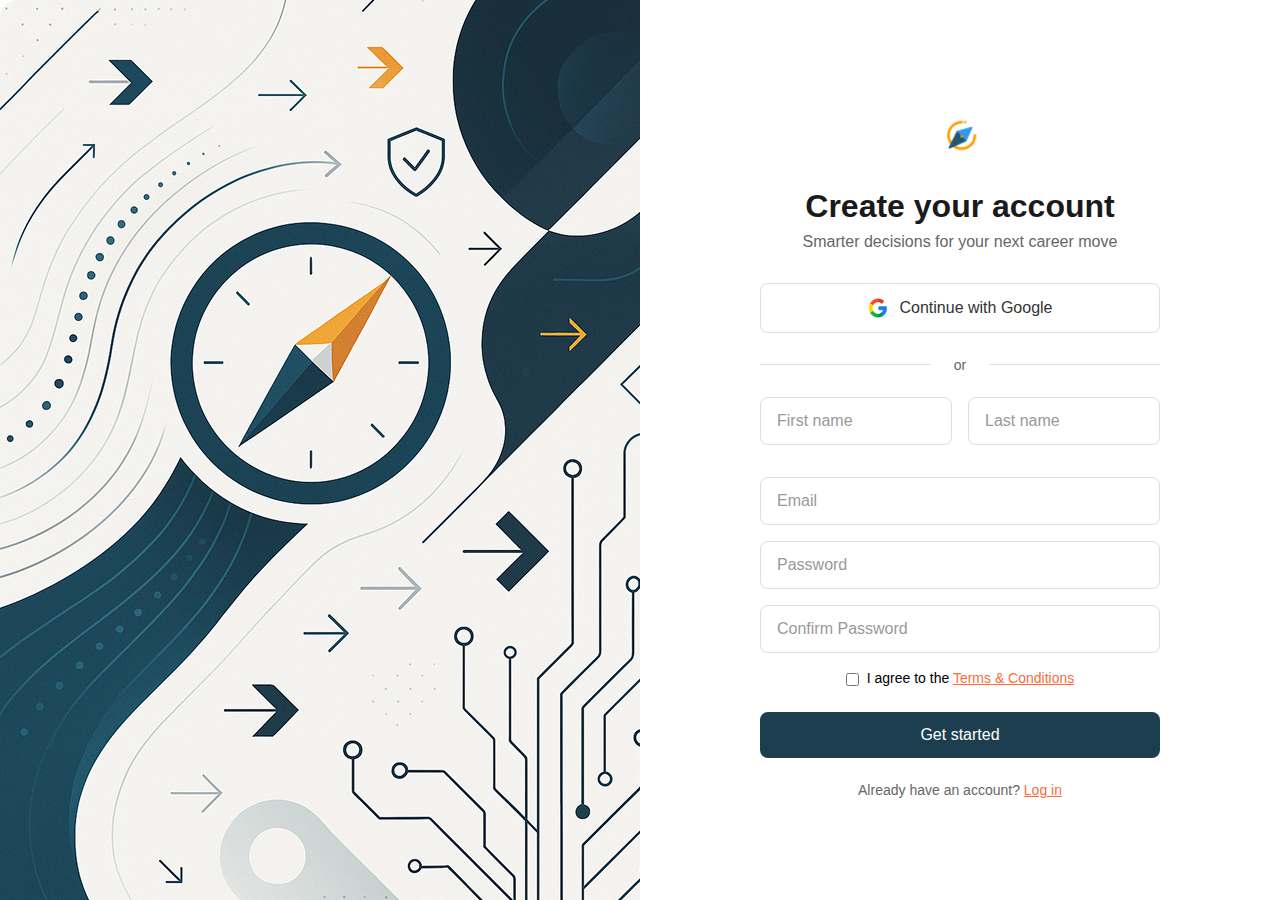
<file: index.html>
<!DOCTYPE html>
<html lang="en">
<head>
    <meta charset="UTF-8">
    <meta name="viewport" content="width=device-width, initial-scale=1.0">
    <link rel="stylesheet" href="CSS/style.css">
    <title>Create Account</title>
</head>
<body>
    <div class="content">
        <div class="left">
        
        </div>

        <div class="right">
            <img class="logo" src="Frame 3.png" alt="Logo">
            <h1>Create your account</h1>
            <p class="cta">Smarter decisions for your next career move</p>
            
            <div class="form-container">
                <button class="google-register">
                    <img class="google-logo" src="google_log-removebg-preview.png" alt="Google"> 
                    Continue with Google
                </button>
                
                <div class="line-divider">
                    <span>or</span>
                </div>
                
                <form class="form-section">
                    <div class="name-row">
                        <input class="form-input" type="text" placeholder="First name" required>
                        <input class="form-input" type="text" placeholder="Last name" required>
                    </div>
                    <input class="form-input" type="email" placeholder="Email" required>
                    <input class="form-input" type="password" placeholder="Password" required>
                    <input class="form-input" type="password" placeholder="Confirm Password" required>
                </form>
                
                <div class="checkbox-container">
                    <input type="checkbox" id="terms" required>
                    <label for="terms">I agree to the <a href="#">Terms & Conditions</a></label>
                </div>

                <button class="submit" type="submit">Get started</button>

                <p class="login-link">
                    Already have an account? <a href="#">Log in</a>
                </p>
            </div>
        </div>
    </div>
</body>
</html>
</file>
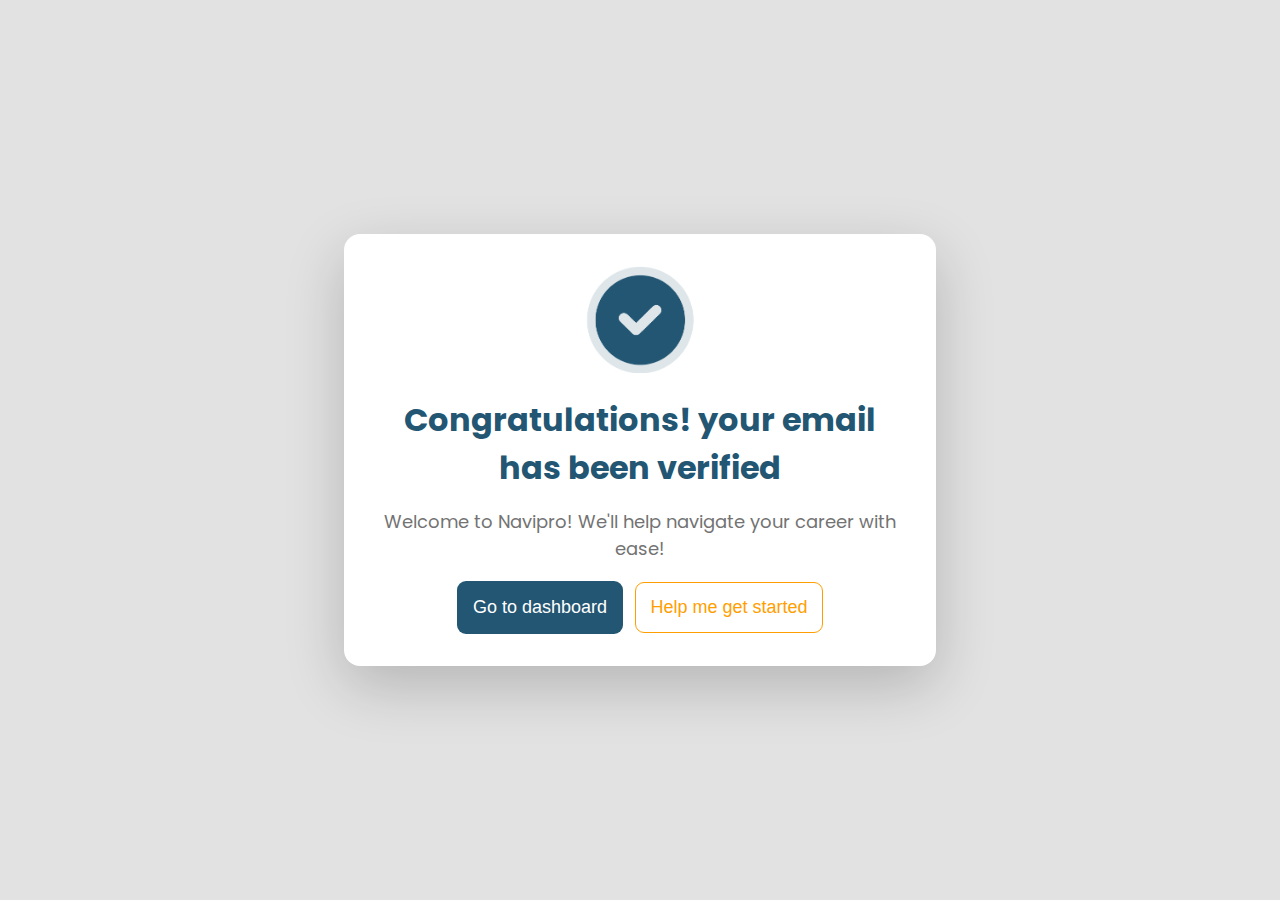
<file: Account Verification/index.html>
<!DOCTYPE html>
<html lang="en">
<head>
    <meta charset="UTF-8">
    <meta name="viewport" content="width=device-width, initial-scale=1.0">
    <style>
        @import url('https://fonts.googleapis.com/css2?family=Allura&family=Poppins:ital,wght@0,100;0,200;0,300;0,400;0,500;0,600;0,700;0,800;0,900;1,100;1,200;1,300;1,400;1,500;1,600;1,700;1,800;1,900&display=swap');
    </style>
    <link rel="stylesheet" href="style.css">
    <title>Account Verified</title>
</head>
<body style="font-family: 'Poppins';">
    <div class="content">
        <div class="icon">
            <img src="Images/image copy.png" alt="">
        </div>

        <div class="verified-email">
            <h1>
                Congratulations! your email has been verified
            </h1>
        </div>
        <div class="welcome-message">
            <p>
                Welcome to Navipro! We'll help navigate your career with ease!
            </p>
        </div>
        <div class="buttons">
            <button onclick="goToDashboard()" class="visit-dashboard">
                Go to dashboard
            </button>
            <button onclick="getStarted()" class="get-started">
                Help me get started
            </button>
        </div>
    </div>
</body>
</html>
</file>
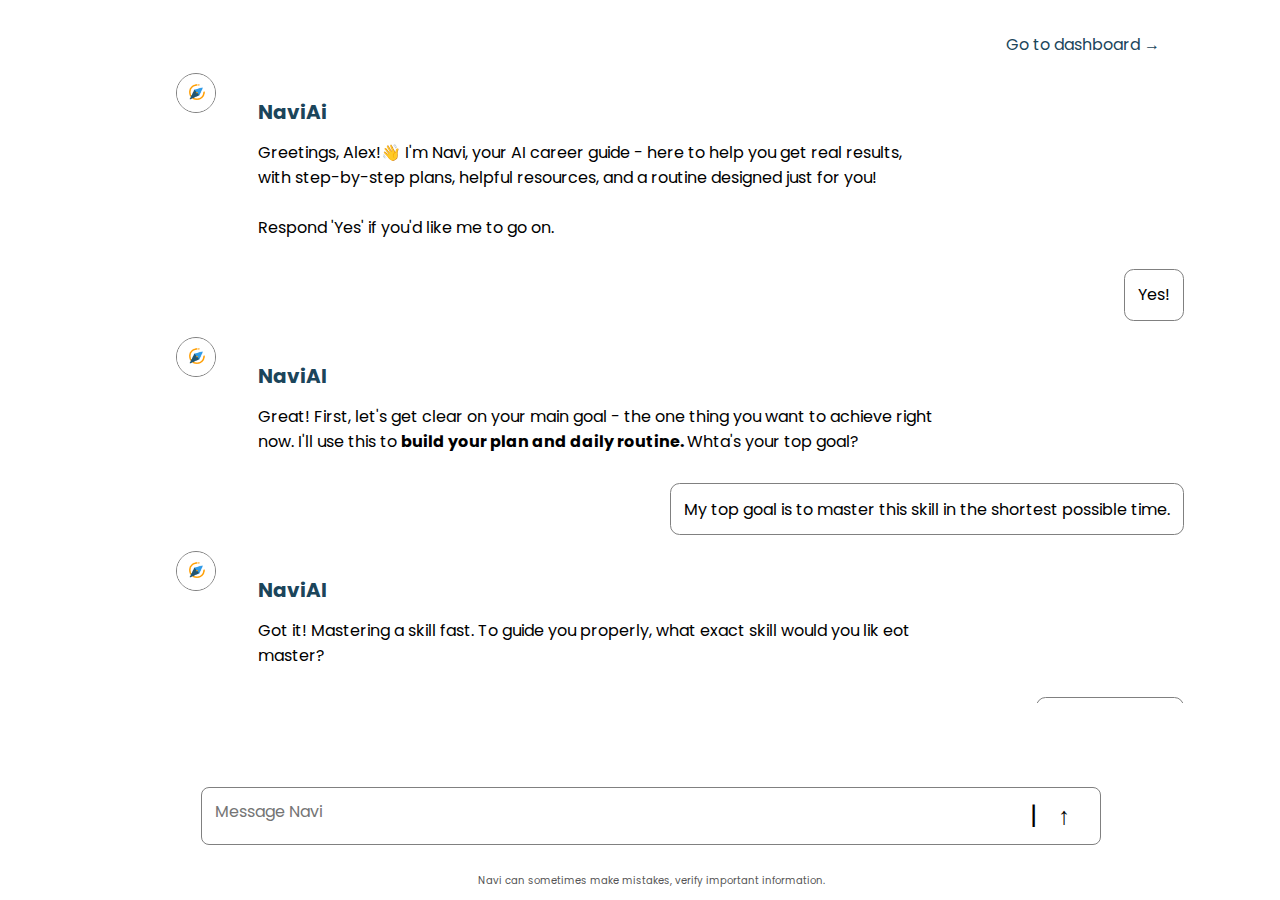
<file: AI Chat/index.html>
<!DOCTYPE html>
<html lang="en">
<head>
  <meta charset="UTF-8">
  <meta name="viewport" content="width=device-width, initial-scale=1.0">
  <link rel="stylesheet" href="style.css">
  <style>
     @import url('https://fonts.googleapis.com/css2?family=Allura&family=Poppins:ital,wght@0,100;0,200;0,300;0,400;0,500;0,600;0,700;0,800;0,900;1,100;1,200;1,300;1,400;1,500;1,600;1,700;1,800;1,900&display=swap');
  </style>
  <title>Navi</title>
</head>
<body>
  
  <div class="top-div">
    <div></div>

    <div> <a class="dashboard-link" href="#">Go to dashboard →</a> </div>
  </div>

  <div class="container">
    <div class="direct-message">
      <!-- AI message block -->
      <div class="chat-container">
        <div>
          <img src="Images/Frame 3.png" alt="logo">
        </div>
        <div class="ai-chat">
          <div class="ai-name">
            NaviAi
          </div>
          <div>
            Greetings, Alex!👋 I'm Navi, your AI career guide - here to help you get real results, with step-by-step plans, helpful resources, and a routine designed just for you! <br> <br>
            Respond 'Yes' if you'd like me to go on.
          </div>
        </div>
      </div>
  
      <!-- User message block -->
      <div class="chat-container user">
        <div class="user-chat">
          <div class="user-name"></div>
          <div>
            Yes!
          </div>
        </div>
      </div>

      <!-- AI message block -->
      <div class="chat-container">
        <div>
          <img src="Images/Frame 3.png" alt="logo">
        </div>
        <div class="ai-chat">
          <div class="ai-name">
            NaviAI
          </div>
          <div>
            Great! First, let's get clear on your main goal - the one thing you want to achieve right now. I'll use this to <b>build your plan and daily routine. </b> Whta's your top goal?
          </div>
        </div>
      </div>

      <!-- User message block -->
      <div class="chat-container user">
        <div class="user-chat">
          <div class="user-name"></div>
          <div>
            My top goal is to master this skill in the shortest possible time.
          </div>
        </div>
      </div>

      <!-- AI message block -->
      <div class="chat-container">
        <div>
          <img src="Images/Frame 3.png" alt="logo">
        </div>
        <div class="ai-chat">
          <div class="ai-name">
            NaviAI
          </div>
          <div>
            Got it! Mastering a skill fast. To guide you properly, what exact skill would you lik eot master?
          </div>
        </div>
      </div>

      <!-- User message block -->
      <div class="chat-container user">
        <div class="user-chat">
          <div class="user-name"></div>
          <div>
            Product Design
          </div>
        </div>
      </div>

      <!-- AI message block -->
      <div class="chat-container">
        <div>
          <img src="Images/Frame 3.png" alt="logo">
        </div>
        <div class="ai-chat">
          <div class="ai-name">
            NaviAI
          </div>
          <div>
           Perfect - Product Design <br>
           Let's break it down: What's one small action you can take today to start learning it?
          </div>
        </div>
      </div>

    </div>

    <!-- 👇 Wrap send-message in same width scope -->
    <div class="input-wrapper">
      <div class="send-message">
        <div class="box">
          <div>
            <textarea placeholder="Message Navi" rows="1"></textarea>
          </div>
          <div>
            <span class="split">|</span>
            <button onclick="sendMessage()">↑</button>
          </div>
        </div>
        <div class="disclaimer">
          Navi can sometimes make mistakes, verify important information.
        </div>
      </div>
    </div>
  </div>

  <script href="script.js"></script>
</body>
</html>
</file>
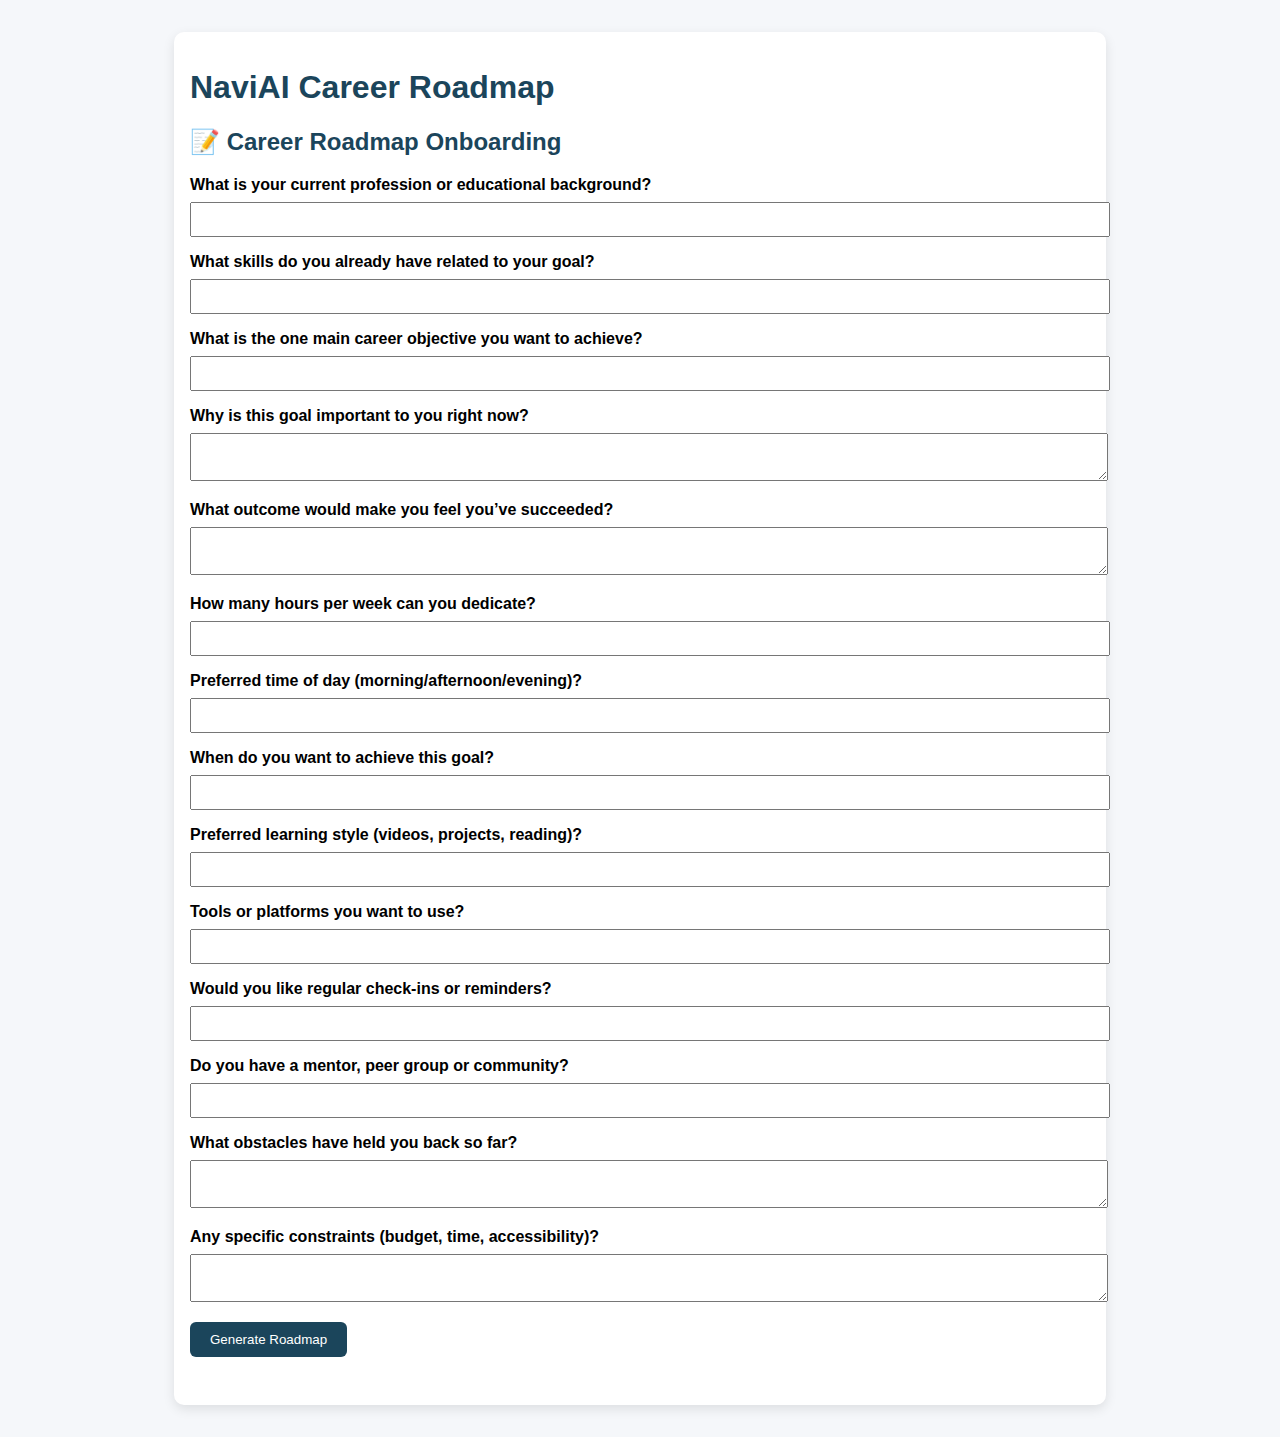
<file: Career path/index.html>
<!DOCTYPE html>
<html lang="en">
<head>
  <meta charset="UTF-8" />
  <meta name="viewport" content="width=device-width, initial-scale=1.0"/>
  <title>NaviAI - Career Roadmap</title>
  <link rel="stylesheet" href="style.css">
  <style>
    form label {
      display: block;
      margin-top: 1rem;
      font-weight: bold;
    }
    form textarea,
    form input {
      width: 100%;
      padding: 0.5rem;
      margin-top: 0.5rem;
      resize: vertical;
    }
  </style>
</head>
<body>

<div class="container">
  <h1>NaviAI Career Roadmap</h1>

  <!-- 📝 Onboarding Form -->
  <form id="onboardingForm">
    <h2>📝 Career Roadmap Onboarding</h2>

    <!-- Background -->
    <label>What is your current profession or educational background?
      <input type="text" name="background" />
    </label>

    <label>What skills do you already have related to your goal?
      <input type="text" name="skills" />
    </label>

    <!-- Career Goal -->
    <label>What is the one main career objective you want to achieve?
      <input type="text" name="goal" id="goalInput" required />
    </label>

    <!-- Motivation -->
    <label>Why is this goal important to you right now?
      <textarea name="motivation"></textarea>
    </label>

    <label>What outcome would make you feel you’ve succeeded?
      <textarea name="success" ></textarea>
    </label>

    <!-- Time Commitment -->
    <label>How many hours per week can you dedicate?
      <input type="text" name="hours_per_week" />
    </label>

    <label>Preferred time of day (morning/afternoon/evening)?
      <input type="text" name="preferred_time" />
    </label>

    <!-- Deadline -->
    <label>When do you want to achieve this goal?
      <input type="text" name="deadline" />
    </label>

    <!-- Learning Style -->
    <label>Preferred learning style (videos, projects, reading)?
      <input type="text" name="learning_style" />
    </label>

    <label>Tools or platforms you want to use?
      <input type="text" name="tools" />
    </label>

    <!-- Support -->
    <label>Would you like regular check‑ins or reminders?
      <input type="text" name="checkins" />
    </label>

    <label>Do you have a mentor, peer group or community?
      <input type="text" name="support" />
    </label>

    <!-- Challenges -->
    <label>What obstacles have held you back so far?
      <textarea name="obstacles"></textarea>
    </label>

    <label>Any specific constraints (budget, time, accessibility)?
      <textarea name="constraints"></textarea>
    </label>

    <button type="submit" id="loadBtn">Generate Roadmap</button>
  </form>

  <!-- Roadmap Output -->
  <div id="roadmapOutput" style="margin-top: 2rem;"></div>
</div>

<script src="script.js"></script>

</body>
</html>
</file>
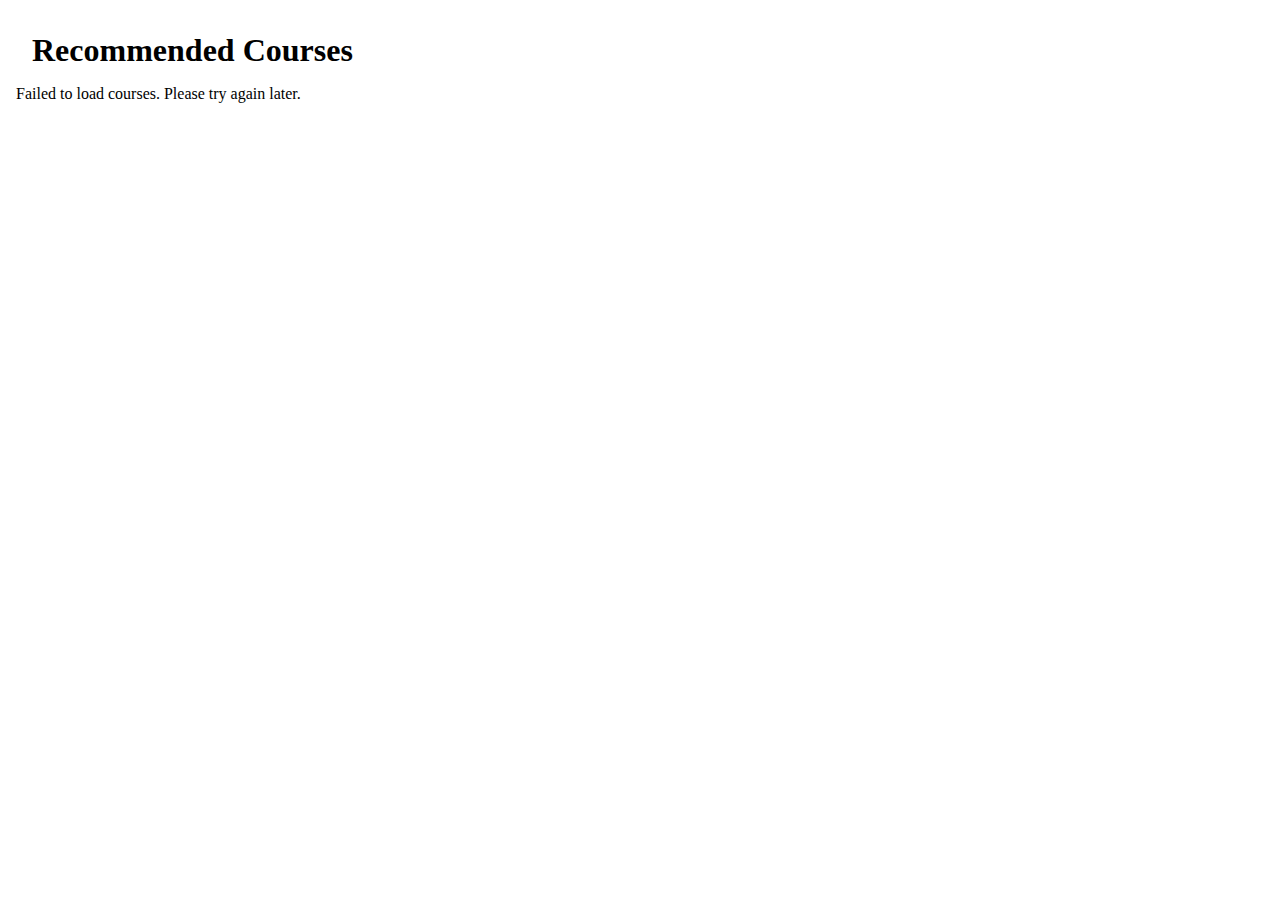
<file: Course Recommendation/index.html>
<!DOCTYPE html>
<html lang="en">
<head>
    <meta charset="UTF-8">
    <meta name="viewport" content="width=device-width, initial-scale=1.0">
    <link rel="stylesheet" href="style.css">
    <style>
        @import url('https://fonts.googleapis.com/css2?family=Allura&family=Poppins:ital,wght@0,100;0,200;0,300;0,400;0,500;0,600;0,700;0,800;0,900;1,100;1,200;1,300;1,400;1,500;1,600;1,700;1,800;1,900&display=swap');
    </style>
    <title>Courses</title>
</head>
<body>
    <div class="header">
        <h1>Recommended Courses</h1>
    </div>
    <div class="recommended">
        <div class="course">
            <div class="left">
                <div class="video-image">
                    <img src="https://byol-media.sfo2.digitaloceanspaces.com/255737/figma-advanced.jpeg" alt="">
                </div>
                <div class="video-details">
                    <div>
                        <h3>Advanced Figma Techniques</h3>
                    </div>
                    <div>
                        <span>Design Academy</span> •  <span> 6 hours </span> • <span> ⭐ 4.8</span>
                    </div> 
                    <div class="progress-container">
                        <div class="progress-bar" style="width: 45%;"></div>
                    </div>

                </div>
            </div>
            <div class="right">
                <button>Continue</button>
            </div>
        </div>

        <div class="course">
            <div class="left">
                <div class="video-image">
                    <img src="https://byol-media.sfo2.digitaloceanspaces.com/255737/figma-advanced.jpeg" alt="">
                </div>
                <div class="video-details">
                    <div>
                        <h3>Advanced Figma Techniques</h3>
                    </div>
                    <div>
                        <span>Design Academy</span> •  <span> 6 hours </span> • <span> ⭐ 4.8</span>
                    </div> 
                    <div class="progress-container">
                        <div class="progress-bar" style="width: 45%;"></div>
                    </div>

                </div>
            </div>
            <div class="right">
                <button href="youtube.com">Start</button>
            </div>
        </div>
    </div>

    <script src="script.js"></script>
</body>
</html>
</file>
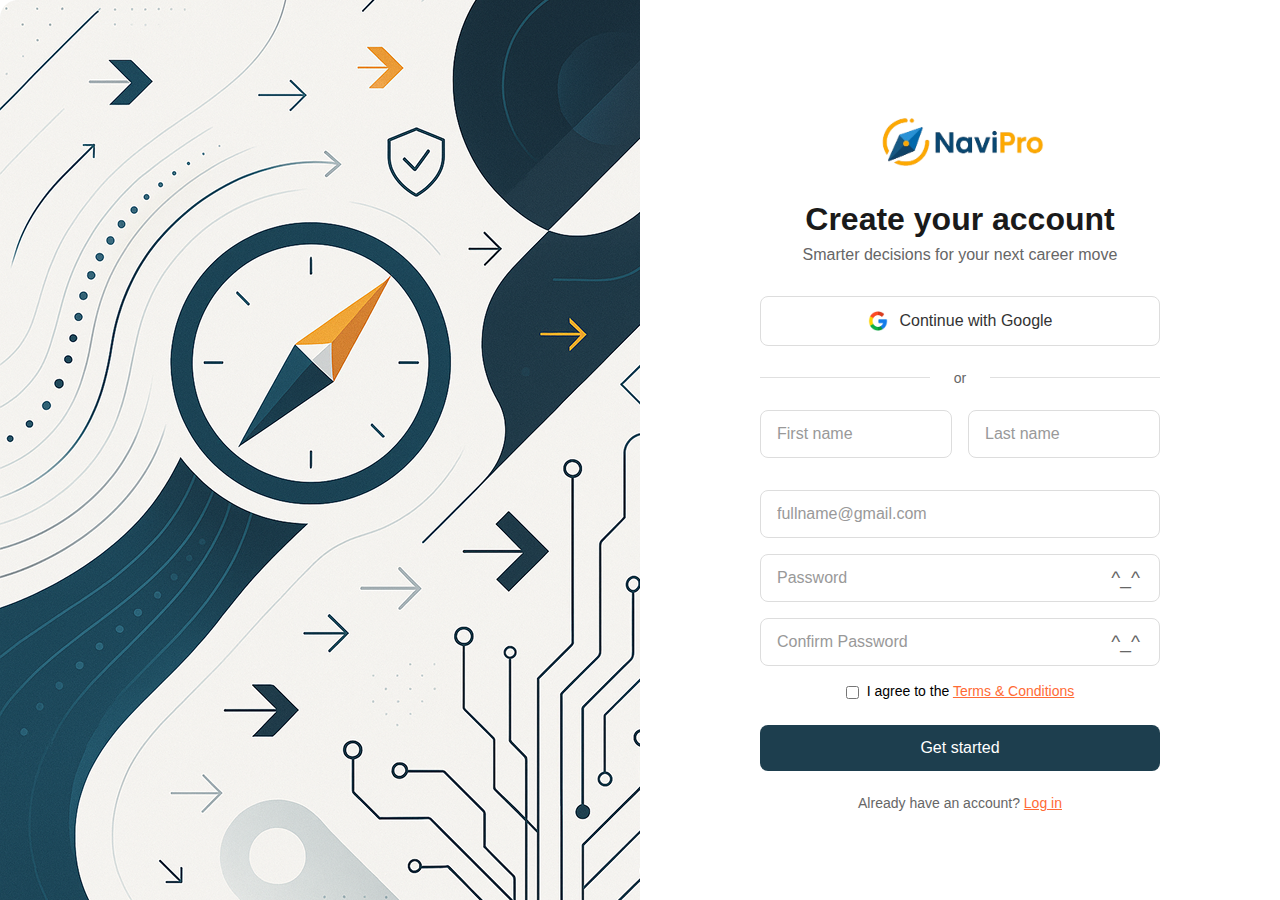
<file: Create Account/index.html>
<!DOCTYPE html>
<html lang="en">
<head>
    <meta charset="UTF-8">
    <meta name="viewport" content="width=device-width, initial-scale=1.0">
    <link rel="stylesheet" href="style.css">
    <style>
        @import url('https://fonts.googleapis.com/css2?family=Allura&family=Poppins:ital,wght@0,100;0,200;0,300;0,400;0,500;0,600;0,700;0,800;0,900;1,100;1,200;1,300;1,400;1,500;1,600;1,700;1,800;1,900&display=swap');
    </style>
    <title>Create Account</title>
</head>
<body>
    <div class="content">
        <div class="left">
        
        </div>

        <div class="right">
            <img class="logo" src="Images/navipro.png" alt="Logo">
            <h1>Create your account</h1>
            <p class="cta">Smarter decisions for your next career move</p>
            
            <div class="form-container">
                <button class="google-register">
                    <img class="google-logo" src="Images/google_log-removebg-preview.png" alt="Google"> 
                    Continue with Google
                </button>
                
                <div class="line-divider">
                    <span>or</span>
                </div>
                
                <form>
                    <div class="name-row">
                        <input id="firstname" class="form-input" type="text" placeholder="First name" required>
                        <input id="lastname" class="form-input" type="text" placeholder="Last name" required>
                    </div>
                    <input id="email" class="form-input" type="email" placeholder="fullname@gmail.com" required>

                    <div class="password-container">
                        <input id="password" class="form-input" type="password" placeholder="Password" minlength="8" required>
                        <button type="button" class="password-toggle" onclick="togglePassword('password', this)">
                            <span class="eye-open"></span>
                        </button>
                    </div>
                    
                    <!-- Confirm password field with toggle -->
                    <div class="password-container">
                        <input id="confirmpassword" class="form-input" type="password" placeholder="Confirm Password" minlength="8" required>
                        <button type="button" class="password-toggle" onclick="togglePassword('confirmpassword', this)">
                            <span class="eye-open"></span>
                        </button>
                    </div>

                    <div class="checkbox-container">
                        <input type="checkbox" id="terms" required>
                        <label for="terms">I agree to the <a href="#">Terms & Conditions</a></label>
                    </div>
    
                    <button class="submit" type="submit">Get started</button>
    
                    <p class="login-link">
                        Already have an account? <a href="#">Log in</a>
                    </p>
                </form>
                
                
            </div>
        </div>
    </div>

    <script>

       // Password visibility toggle
function togglePassword(inputId, toggleButton) {
    const passwordInput = document.getElementById(inputId);
    const eyeIcon = toggleButton.querySelector('span');

    if (passwordInput.type === 'password') {
        passwordInput.type = 'text';
        eyeIcon.className = 'eye-closed';
    } else {
        passwordInput.type = 'password';
        eyeIcon.className = 'eye-open';
    }
}

// Handle form submission
const form = document.querySelector('form');

form.addEventListener('submit', async (e) => {
    e.preventDefault();

    // Get input values
    const firstname = document.getElementById('firstname').value.trim();
    const lastname = document.getElementById('lastname').value.trim();
    const email = document.getElementById('email').value.trim();
    const password = document.getElementById('password').value.trim();
    const confirmPassword = document.getElementById('confirmpassword').value.trim();

    // Frontend validations
    if (!firstname) {
        alert('First name is required');
        return;
    }

    if (!lastname) {
        alert('Last name is required');
        return;
    }

    if (!email) {
        alert('Email is required');
        return;
    }

    if (!password) {
        alert('Password is required');
        return;
    }

    if (password !== confirmPassword) {
        alert("Passwords don't match");
        return;
    }

    // Combine names
    const fullName = `${firstname} ${lastname}`;

    // Send data to backend
    try {
        const response = await fetch('https://naviproai.onrender.com/auth/register', {
            method: 'POST',
            headers: {
                'Content-Type': 'application/json',
            },
            body: JSON.stringify({
                name: fullName,
                email: email,
                password: password,
            }),
        });

        const data = await response.json();

        if (response.ok) {
            alert('Registration successful!');
            // Redirect to verification page or login
            window.location.href = 'email-verification.html'; // Replace with your actual page
        } else {
            alert(data.message || 'Registration failed. Please try again.');
        }
    } catch (error) {
        console.error('Error during registration:', error);
        alert("An error occurred. Please try again later.");
    }
});

    </script>
</body>
</html>
</file>
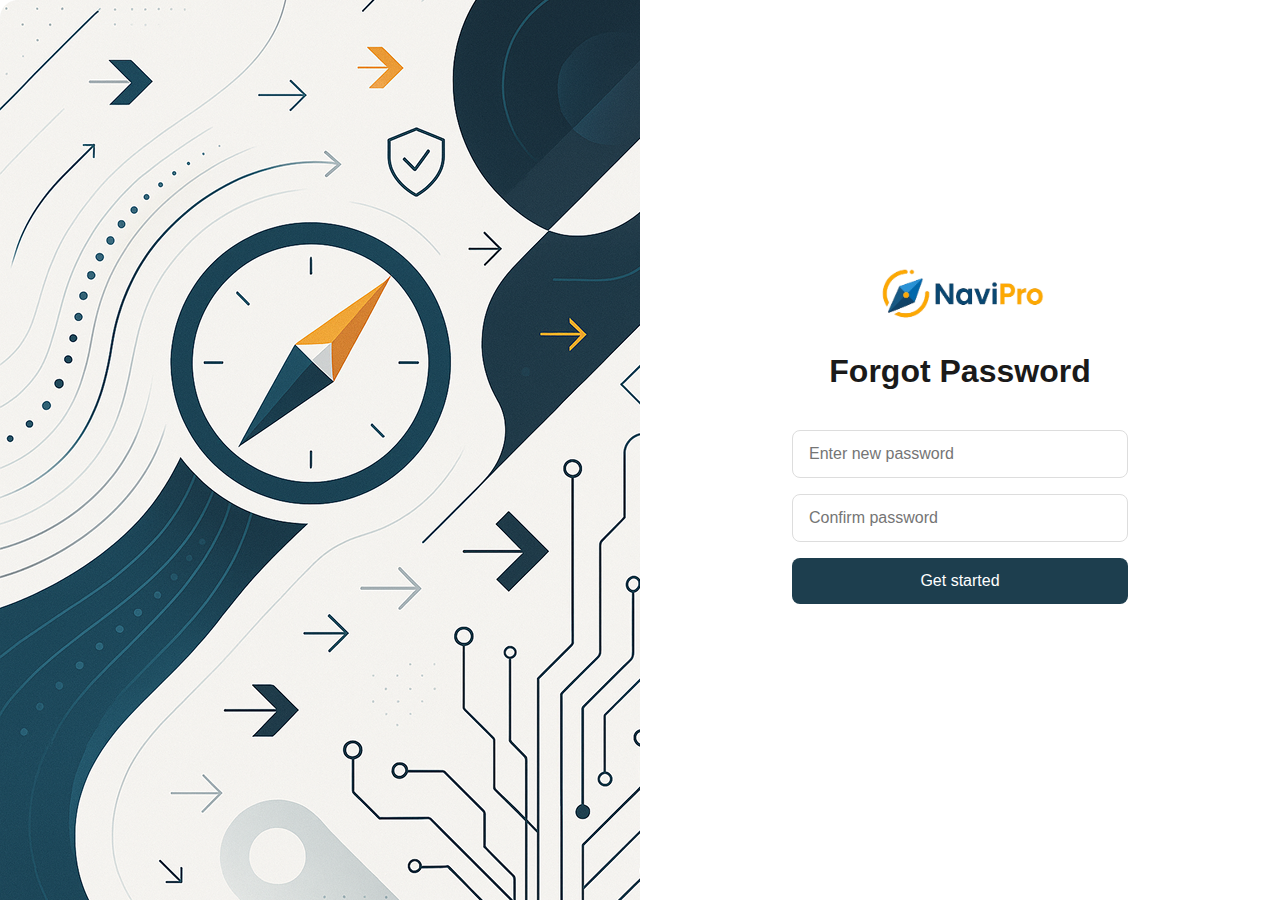
<file: Forgot Password/index.html>
<!DOCTYPE html>
<html lang="en">
<head>
    <meta charset="UTF-8">
    <meta name="viewport" content="width=device-width, initial-scale=1.0">
    <link rel="stylesheet" href="style.css">
    <title>Forgot password</title>
</head>
<body>
    <div class="content">
        <div class="left">
        
        </div>

        <div class="right">
            <img class="logo" src="Images/navipro.png" alt="Logo">
            <h1>Forgot Password</h1>

            <form class="form-container">
                <input placeholder="Enter new password" type="password" name="newPassword" id="new-password">
                <input placeholder="Confirm password" type="text" name="confirmPassword" id="confirmPassword">
                <button class="submit" type="submit">Get started</button>
            </form>
        </div>
    </div>
</body>
</html>
</file>
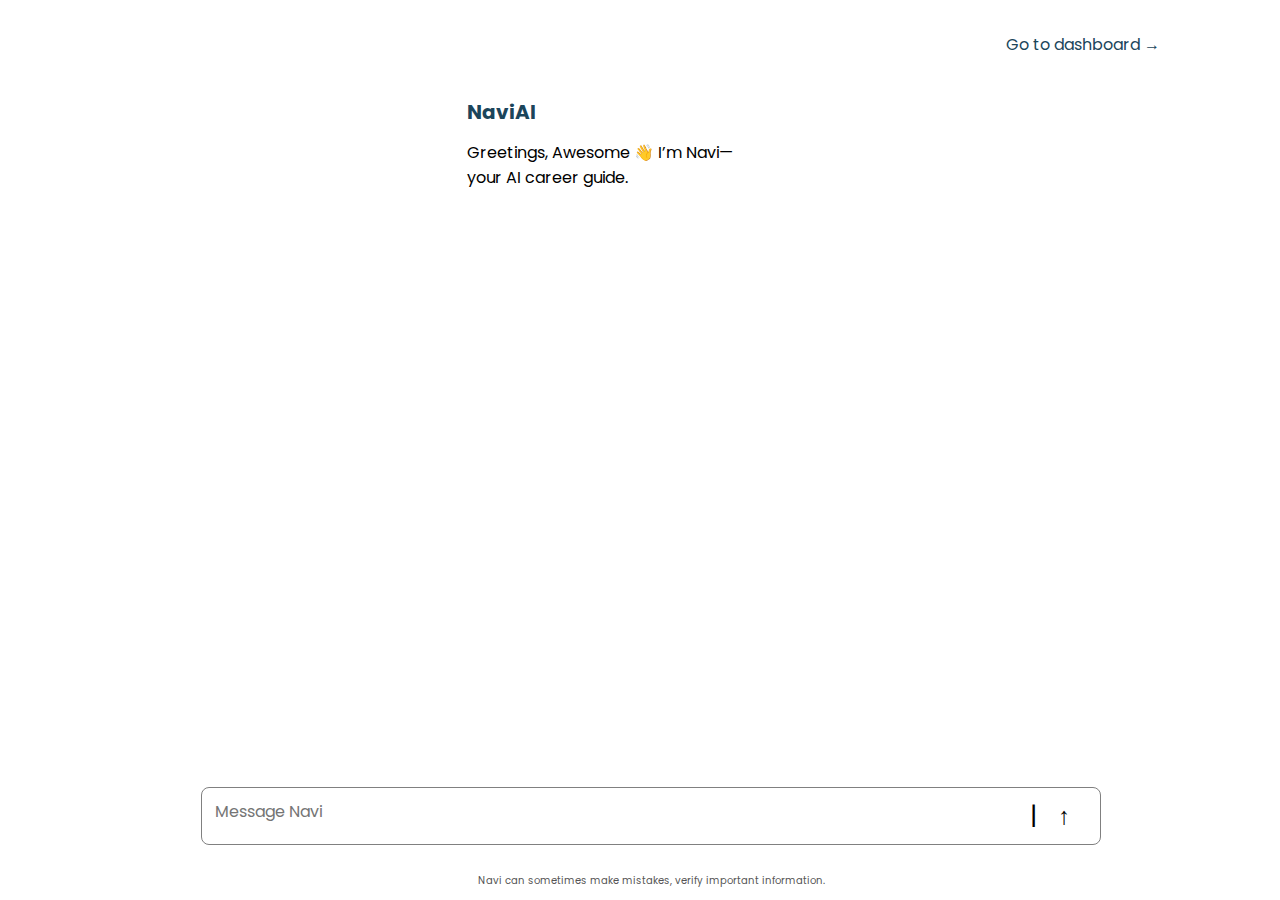
<file: Navi AI/index.html>
<!DOCTYPE html>
<html lang="en">
<head>
  <meta charset="UTF-8" />
  <meta name="viewport" content="width=device-width, initial-scale=1.0"/>
  <link rel="stylesheet" href="style.css" />
  <style>
    @import url('https://fonts.googleapis.com/css2?family=Allura&family=Poppins:ital,wght@0,100;0,200;0,300;0,400;0,500;0,600;0,700;0,800;0,900;1,100;1,200;1,300;1,400;1,500;1,600;1,700;1,800;1,900&display=swap');
  </style>
  <title>Navi</title>
</head>
<body>

  <div class="top-div">
    <div></div>
    <div> <a class="dashboard-link" href="#">Go to dashboard →</a> </div>
  </div>

  <div class="container">
    <div class="direct-message">
      <!-- 👇 Dynamic chat content will be injected here by JavaScript -->
    </div>

    <div class="input-wrapper">
      <div class="send-message">
        <div class="box">
          <div>
            <textarea placeholder="Message Navi" rows="1"></textarea>
          </div>
          <div>
            <span class="split">|</span>
            <button onclick="sendMessage()">↑</button>
          </div>
        </div>
        <div class="disclaimer">
          Navi can sometimes make mistakes, verify important information.
        </div>
      </div>
    </div>
  </div>

  <script src="script.js"></script>
</body>
</html>
</file>
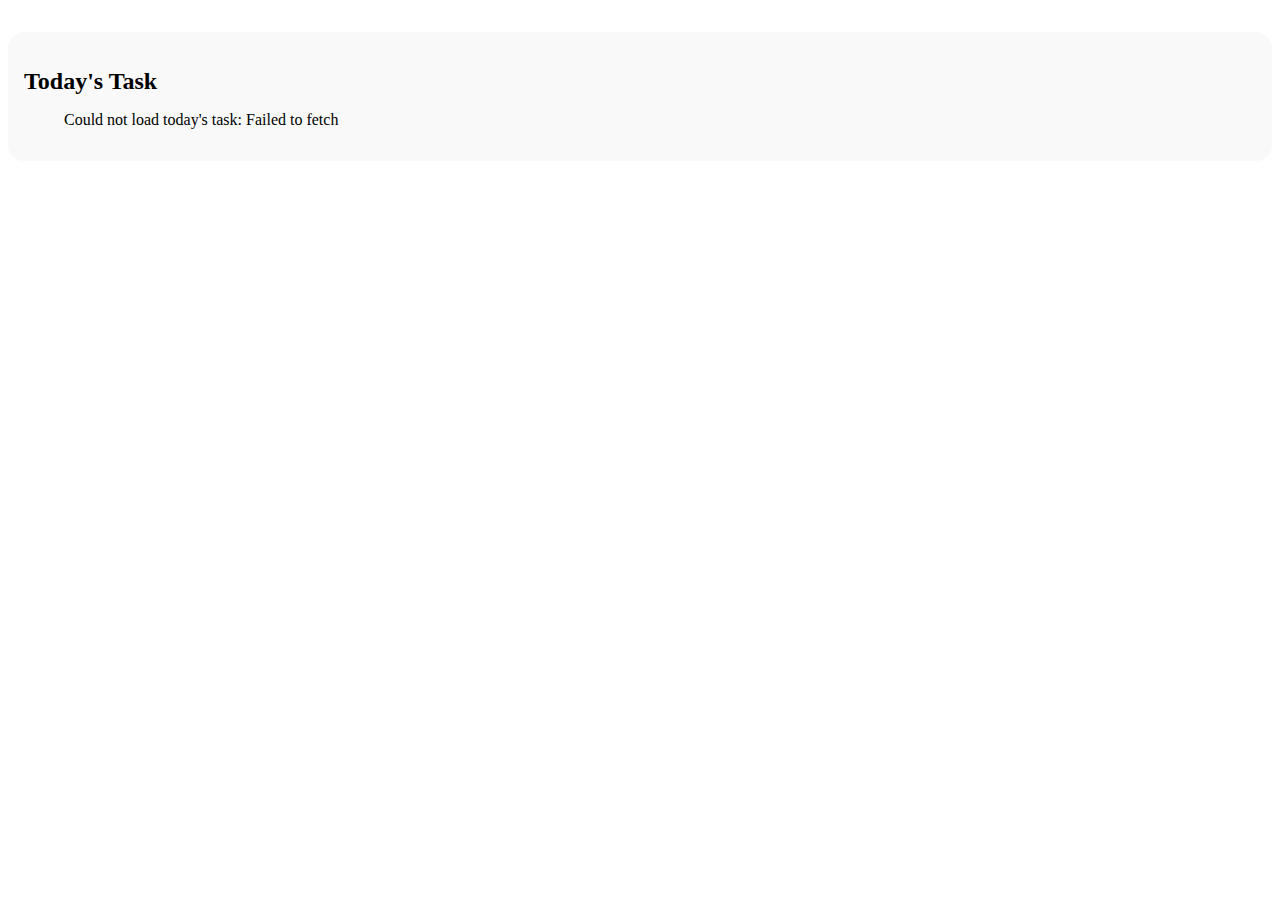
<file: Task Generator/index.html>
<!DOCTYPE html>
<html lang="en">
<head>
  <meta charset="UTF-8">
  <link rel="stylesheet" href="style.css">
  <meta name="viewport" content="width=device-width, initial-scale=1">
  <title>Today's Tasks</title>
</head>
<body>
  <div class="daily-task-container">
    <h2>Today's Task</h2>
    <ul id="daily-tasks-list"></ul>
  </div>

  <!-- 1) Load your tasks.js here -->
  <script src="script.js"></script>
</body>
</html>
</file>
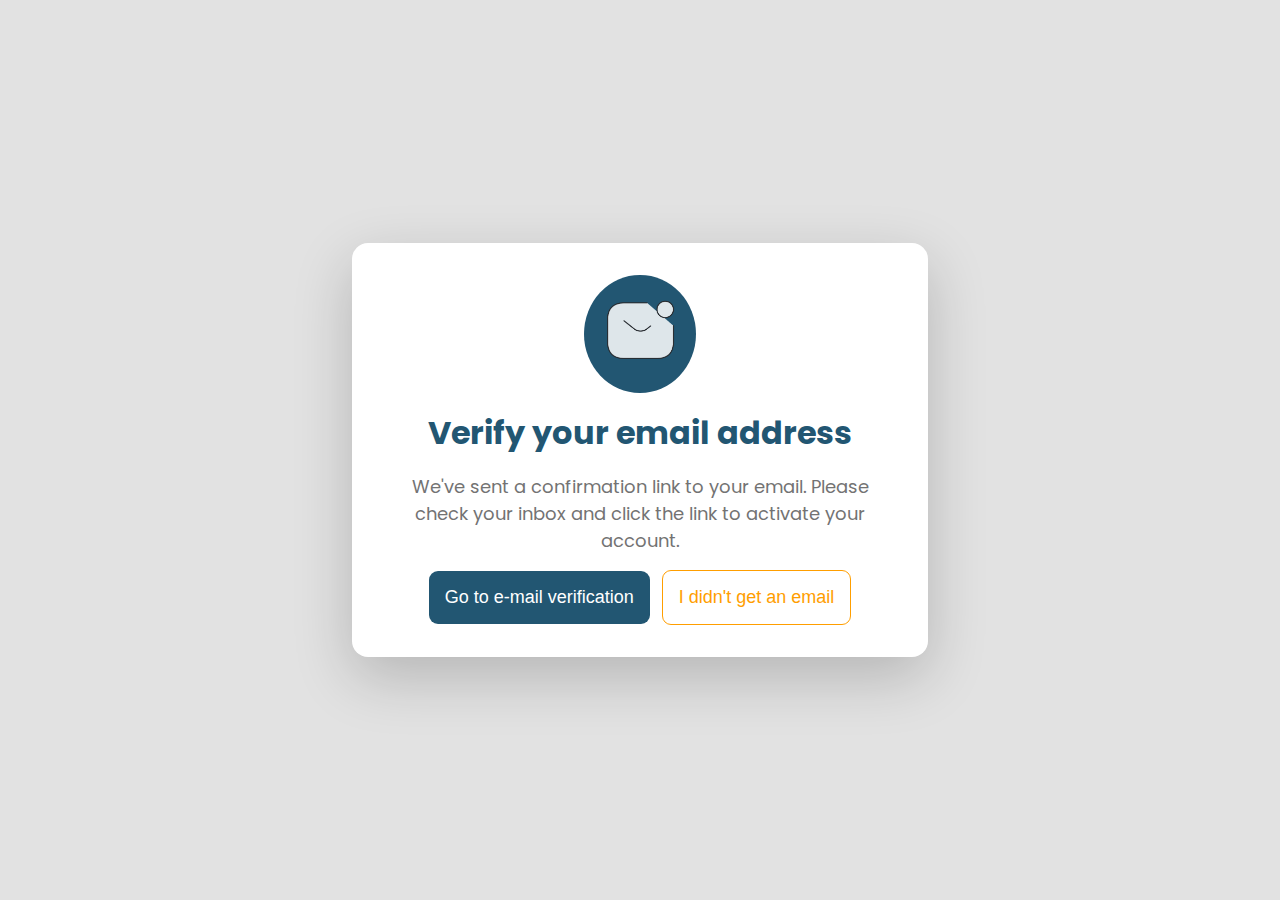
<file: Verify Email/index.html>
<!DOCTYPE html>
<html lang="en">
<head>
    <meta charset="UTF-8">
    <meta name="viewport" content="width=device-width, initial-scale=1.0">
    <style>
        @import url('https://fonts.googleapis.com/css2?family=Allura&family=Poppins:ital,wght@0,100;0,200;0,300;0,400;0,500;0,600;0,700;0,800;0,900;1,100;1,200;1,300;1,400;1,500;1,600;1,700;1,800;1,900&display=swap');
    </style>
    <link rel="stylesheet" href="style.css">
    <title>Verify email</title>
</head>
<body style="font-family: 'Poppins'; font-size: 500;">
    <div class="content">
        <div class="icon">
            <img src="Images/image.png" alt="">
        </div>

        <div class="verify">
            <h1>
                Verify your email address
            </h1>
        </div>
        <div class="confirmation">
            <p>
                We've sent a confirmation link to your email. Please check your inbox and click the link to activate your account.
            </p>
        </div>
        <div class="buttons">
            <button class="email-verification">
                Go to e-mail verification
            </button>
            <button class="get-an-email">
                I didn't get an email
            </button>
        </div>
    </div>
</body>
</html>
</file>
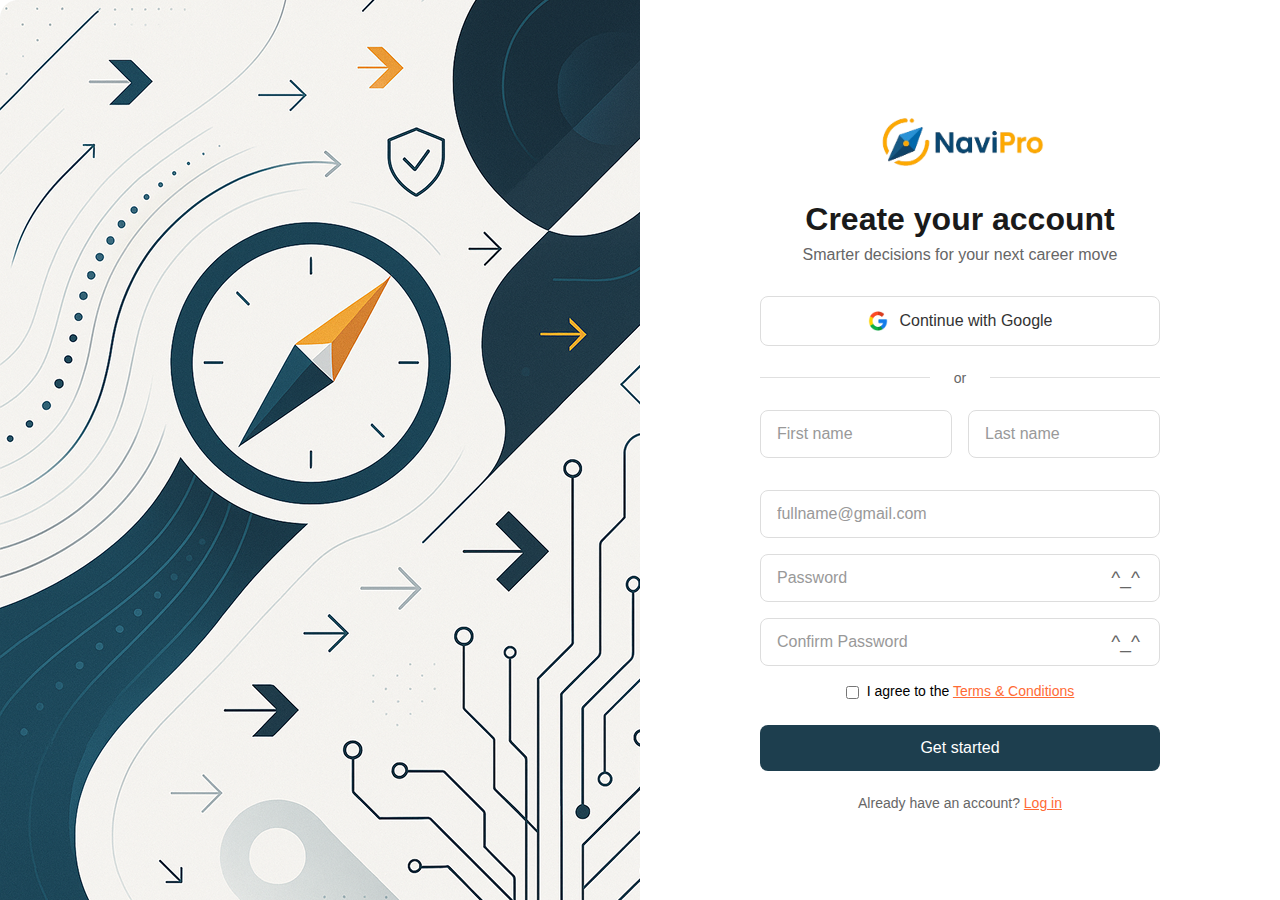
<file: front-end/Create Account/index.html>
<!DOCTYPE html>
<html lang="en">
<head>
    <meta charset="UTF-8">
    <meta name="viewport" content="width=device-width, initial-scale=1.0">
    <link rel="stylesheet" href="style.css">
    <style>
        @import url('https://fonts.googleapis.com/css2?family=Allura&family=Poppins:ital,wght@0,100;0,200;0,300;0,400;0,500;0,600;0,700;0,800;0,900;1,100;1,200;1,300;1,400;1,500;1,600;1,700;1,800;1,900&display=swap');
    </style>
    <title>Create Account</title>
</head>
<body>
    <div class="content">
        <div class="left">
        
        </div>

        <div class="right">
            <img class="logo" src="Images/navipro.png" alt="Logo">
            <h1>Create your account</h1>
            <p class="cta">Smarter decisions for your next career move</p>
            
            <div class="form-container">
                <button class="google-register">
                    <img class="google-logo" src="Images/google_log-removebg-preview.png" alt="Google"> 
                    Continue with Google
                </button>
                
                <div class="line-divider">
                    <span>or</span>
                </div>
                
                <form>
                    <div class="name-row">
                        <input id="firstname" class="form-input" type="text" placeholder="First name" required>
                        <input id="lastname" class="form-input" type="text" placeholder="Last name" required>
                    </div>
                    <input id="email" class="form-input" type="email" placeholder="fullname@gmail.com" required>

                    <div class="password-container">
                        <input id="password" class="form-input" type="password" placeholder="Password" minlength="8" required>
                        <button type="button" class="password-toggle" onclick="togglePassword('password', this)">
                            <span class="eye-open"></span>
                        </button>
                    </div>
                    
                    <!-- Confirm password field with toggle -->
                    <div class="password-container">
                        <input id="confirmpassword" class="form-input" type="password" placeholder="Confirm Password" minlength="8" required>
                        <button type="button" class="password-toggle" onclick="togglePassword('confirmpassword', this)">
                            <span class="eye-open"></span>
                        </button>
                    </div>

                    <div class="checkbox-container">
                        <input type="checkbox" id="terms" required>
                        <label for="terms">I agree to the <a href="#">Terms & Conditions</a></label>
                    </div>
    
                    <button class="submit" type="submit">Get started</button>
    
                    <p class="login-link">
                        Already have an account? <a href="#">Log in</a>
                    </p>
                </form>
                
                
            </div>
        </div>
    </div>

    <script src="script.js"></script>
</body>
</html>
</file>
<file: CSS/style.css>
* {
    padding: 0;
    box-sizing: border-box;
    margin: 0;
}

body {
    font-family: -apple-system, BlinkMacSystemFont, 'Segoe UI', Roboto, Oxygen, Ubuntu, Cantarell, sans-serif;
    
    min-height: 100vh;
}

.content {
    display: grid;
    grid-template-columns: 1fr 1fr;
    min-height: 100vh;
    max-width: 1400px;
    margin: 0 auto;
}

.left {
    display: flex;
    align-items: center;
    justify-content: center;
    padding: 2rem;
    position: relative;
    overflow: hidden;
}

.left::before {
    content: '';
    position: absolute;
    top: 0;
    left: 0;
    right: 0;
    bottom: 0;
    background: url('navipro-background.png');
}

.image {
    width: 100%;
    max-width: 400px;
    height: auto;
    object-fit: contain;
    z-index: 1;
    position: relative;
}

.right {
    display: flex;
    flex-direction: column;
    align-items: center;
    justify-content: center;
    padding: 3rem 2rem;
    max-width: 500px;
    margin: 0 auto;
    width: 100%;
}

.logo {
    width: 70px;
    height: 70px;
    margin-bottom: 1rem;
}

h1 {
    font-size: 2rem;
    font-weight: 600;
    color: #1a1a1a;
    margin-bottom: 0.5rem;
    text-align: center;
}

.cta {
    font-size: 1rem;
    color: #666;
    margin-bottom: 2rem;
    text-align: center;
    font-weight: 400;
}

.form-container {
    width: 100%;
    max-width: 400px;
}

.google-register {
    width: 100%;
    display: flex;
    align-items: center;
    justify-content: center;
    padding: 0.875rem 1rem;
    border: 1.5px solid #ddd;
    border-radius: 8px;
    background-color: white;
    font-size: 1rem;
    cursor: pointer;
    transition: all 0.2s ease;
    margin-bottom: 1.5rem;
    font-weight: 500;
    color: #333;
}

.google-register:hover {
    border-color: #4285f4;
    box-shadow: 0 2px 4px rgba(66, 133, 244, 0.1);
}

.google-logo {
    width: 20px;
    height: 20px;
    margin-right: 0.75rem;
}

.line-divider {
    display: flex;
    align-items: center;
    text-align: center;
    width: 100%;
    margin: 1.5rem 0;
}

.line-divider::before,
.line-divider::after {
    content: "";
    flex: 1;
    height: 1px;
    background-color: #e0e0e0;
}

.line-divider span {
    margin: 0 1rem;
    font-size: 0.875rem;
    color: #666;
    background-color: white;
    padding: 0 0.5rem;
}

.form-section {
    width: 100%;
}

.name-row {
    display: grid;
    grid-template-columns: 1fr 1fr;
    gap: 1rem;
    margin-bottom: 1rem;
}

.form-input {
    width: 100%;
    padding: 0.875rem 1rem;
    border: 1.5px solid #ddd;
    border-radius: 8px;
    font-size: 1rem;
    transition: all 0.2s ease;
    background-color: white;
    margin-bottom: 1rem;
}

.form-input:focus {
    outline: none;
    border-color: #4285f4;
    box-shadow: 0 0 0 3px rgba(66, 133, 244, 0.1);
}

.form-input::placeholder {
    color: #999;
}

.checkbox-container {
    display: flex;
    align-items: center;
    justify-content: center;
    margin-bottom: 1.5rem;
    font-size: 0.875rem;
    line-height: 1.4;
}

.checkbox-container input[type="checkbox"] {
    margin-right: 0.5rem;
    margin-top: 0.125rem;
    flex-shrink: 0;
}

.checkbox-container a {
    color: #ff6b35;
}

.submit {
    width: 100%;
    background-color: #1d3e4e;
    color: white;
    border: none;
    border-radius: 8px;
    padding: 0.875rem 1rem;
    font-size: 1rem;
    font-weight: 500;
    cursor: pointer;
    transition: all 0.2s ease;
    margin-bottom: 1.5rem;
}

.submit:hover {
    background-color: #2a5466;
    transform: translateY(-1px);
    box-shadow: 0 4px 8px rgba(29, 62, 78, 0.2);
}

.login-link {
    text-align: center;
    font-size: 0.875rem;
    color: #666;
}

.login-link a {
    color: #ff6b35;
    font-weight: 500;
}

.login-link a:hover {
    text-decoration: underline;
}

/* Responsive Design */
@media (max-width: 1024px) {
    .content {
        max-width: 100%;
    }
    
    .right {
        padding: 2rem 1.5rem;
    }
}

@media (max-width: 768px) {
    .content {
        grid-template-columns: 1fr;
        min-height: auto;
    }
    
    .left {
        min-height: 200px;
        padding: 1rem;
    }
    
    .right {
        padding: 2rem 1rem;
    }
    
    h1 {
        font-size: 1.75rem;
    }
    
    .name-row {
        grid-template-columns: 1fr;
        gap: 0;
    }
}

@media (max-width: 480px) {
    .right {
        padding: 1.5rem 1rem;
    }
    
    h1 {
        font-size: 1.5rem;
    }
    
    .form-input,
    .google-register,
    .submit {
        padding: 0.75rem;
    }
}

/* High resolution displays */
@media (min-width: 1400px) {
    .content {
        max-width: 1200px;
    }
}
</file>
<file: Account Verification/style.css>
*{
    padding: 0;
    margin: 0;
    box-sizing: border-box;

}

body{
    font-family: 'Poppins', sans-serif;
    display: flex;
    flex-direction: column;
    justify-content: center;
    align-items: center;
    min-height: 100vh;
    background-color: #e2e2e2;
}

.content{
    display: flex;
    flex-direction: column;
    justify-content: center;
    align-items: center;
    width: 37rem;
    background-color: white;
    padding: 2rem;
    border-radius: 1rem;
    box-shadow: 0 20px 60px rgba(0, 0, 0, 0.2);
}

h1{
    color: #225672;
}


.icon img{
    width: 20rem;
    margin-bottom: 1rem;
}

.welcome-message{
    color: #737373;
    font-size: 18px;
    text-align: center;
    margin-bottom: 1.2rem;
}

.verified-email{
    margin-bottom: 1rem;
    text-align: center;
}

button{
    padding: 1rem;
    border-radius: 9px;
    cursor: pointer;
    font-size: 18px;
}

.visit-dashboard{
    border: none;
    background-color: #225672;
    color: white;
    margin-right: 0.5rem;
}

.get-started{
    padding: 0.9rem;
    border-top: 1px solid #FF9E00;
    border-right: 1px solid #FF9E00;
    border-bottom: 1px solid #FF9E00;
    border-left: 1px solid #FF9E00;
    border-width: 1.5px;
    background-color: white;
    color: #FF9E00;
}

.overlay {
    position: fixed;
    top: 0;
    left: 0;
    height: 100vh;
    width: 100vw;
    display: none;
    justify-content: center;
    align-items: center;
    backdrop-filter: blur(8px); /* this blurs the background */
    background-color: rgba(0, 0, 0, 0.3); /* semi-transparent dark */
    z-index: 1000;
    }

    .overlay-content {
    background: white;
    padding: 30px;
    border-radius: 10px;
    box-shadow: 0 5px 25px rgba(0,0,0,0.2);
    }

@media (max-width: 768px) {
    body{
        padding: 1rem;
    }
    .content{
        width: 20rem;
    }
    .verified-email{
        text-align: center;
    }
    .buttons{
        display: flex;
        flex-direction: column;
        align-items: center;
    }
    .buttons, .visit-dashboard{
        margin-bottom: 1rem;
        justify-content: center;
    }
    .welcome-message{
        font-size: 15px;
    }
}
</file>
<file: AI Chat/style.css>
*{
    padding: 0;
    margin: 0;
    box-sizing: border-box;
}

body{
    overflow: hidden;
    padding: 1rem;
    display: flex;
    flex-direction: column;
    align-items: center;
    height: 100vh;
    font-family:'Poppins', sans-serif;
}

.top-div {
    width: 100%; /* full viewport width */
    max-width: 1200px;
    display: flex;
    flex-direction: row;
    justify-content: space-between;
    align-items: center;
    padding: 1rem 5rem; /* optional: increase space from edges */
    box-sizing: border-box;
}


.dashboard-link{
    text-decoration: none;
    color: #1B455B;
}

.container{
    display: flex;
    flex-direction: column;
    align-items: center;
    justify-content: center;
    max-width: 100%;
    height: 70vh;
    width: 100%;
    padding: 0 5rem;
    position: relative;
    direction: rtl;
}

.direct-message{
    flex: 1;
    overflow-y: auto;
    padding-left: 5rem;
}
    
.chat-container{
    direction: ltr; 
    flex: 1;
    display: flex;
    flex-direction: row;
    gap: 1rem;
}

.ai-chat{
    margin-top: 0.7rem;
}

.ai-name{
    font-size: 20px;
    font-weight: bold;
    color: #1B455B;
    margin-bottom: 0.8rem;
}

.chat-container {
    display: flex;
    flex-direction: row;
    align-items: flex-start;
    margin-bottom: 1rem;
    gap: 0.8rem;
}

/* Default: AI chat aligned to left */
.chat-container .ai-chat {
    padding: 0.8rem;
    border-radius: 0.6rem;
    max-width: 70%;
}

/* User message aligned to the right */
.chat-container.user {
    flex-direction: row-reverse;
}

.chat-container .user-chat {
    padding: 0.8rem;
    border: 1px solid gray;
    border-radius: 0.6rem;
    max-width: 70%;
    text-align: right;
}

.user-name {
    font-weight: bold;
    color: #1B455B;
}

img{
    width: 40px;
    height: 40px;
    border: 1px solid grey;
    margin-right: 1rem;
    border-radius: 50%;
    align-items: top;
}

.send-message{
    display: flex;
    flex-direction: column;
    width: 100%;
    max-width: 900px;
    align-items: center;
    direction: ltr;
    position: fixed;
    transform: translateX(-50%);
    bottom: 0;
}

.direct-message::-webkit-scrollbar {
    width: 10px;
}

.direct-message::-webkit-scrollbar-track {
    background: #f1f1f1;
}

.direct-message::-webkit-scrollbar-thumb {
    background-color: #1B455B; /* Change this to your desired color */
    border-radius: 6px;
}

.direct-message::-webkit-scrollbar-thumb:hover {
    background: #1B455B;
}

.input-wrapper{
    width: 100%;
    padding-left: 3rem;
}

.send-message{
    width: 100%;
    max-width: 900px;
    position: fixed;
    bottom: 0;
    left: 50%;
    margin: 0.7rem;
    gap: 20px;
    display: flex;
    justify-content: space-between;
    background-color: white;
}

.box{
    display: flex;
    flex-direction: row;
    padding: 0.5rem;
    border: 1px solid gray;
    border-radius: 8px;
    width: 100%;
    font-size: 20px;
    align-items: center;
}

textarea{
    width: 820px;
    resize: none;          /* Prevent manual resizing */
    border: none;
    outline: none;
    font-size: 16px;
    font-family: 'Poppins', sans-serif;
    padding: 0.3rem;
    line-height: 1.4;
    overflow: hidden;
}

textarea:focus{
    box-shadow: none;
}

.split{
    font-size: 25px;
}

.box button{
    border: none;
    background: inherit;
    padding-left: 1rem;
    padding-right: 1rem;
    font-size: larger;
    cursor: pointer;
}

.disclaimer{
    font-size: 10px;
    margin-top: 0.5rem;
    color: #555;
    text-align: center;
}

@media screen and (max-width: 480px) {
    body {
        padding: 0.25rem;
    }

    .container {
        padding: 0 0.5rem;
        height: 78vh;
    }

    .direct-message {
        padding-left: 0.5rem;
    }

    .chat-container .ai-chat {
        max-width: 90%;
        padding: 0.5rem;
        font-size: 13px;
    }

    .chat-container .user-chat {
        max-width: 90%;
        padding: 0.5rem;
        font-size: 13px;
    }

    .ai-name {
        font-size: 14px;
    }

    img {
        width: 28px;
        height: 28px;
    }

    .input-wrapper {
        padding-left: 0.5rem;
    }

    .send-message {
        margin: 0.25rem;
        max-width: calc(100% - 0.5rem);
    }

    .box input {
        font-size: 12px;
    }

    .disclaimer {
        font-size: 8px;
    }
}
</file>
<file: Career path/style.css>
body {
    font-family: 'Poppins', sans-serif;
    background-color: #f5f7fa;
    margin: 0;
    padding: 0;
  }

  .container {
    max-width: 900px;
    margin: 2rem auto;
    padding: 1rem;
    background: #fff;
    border-radius: 10px;
    box-shadow: 0 4px 12px rgba(0,0,0,0.1);
  }

  h1, h2 {
    color: #1b455b;
  }

  .goal, .timeframe {
    font-size: 1.2rem;
    margin-bottom: 0.5rem;
  }

  .month-block {
    margin-top: 2rem;
    border-top: 1px solid #ddd;
    padding-top: 1rem;
  }

  .month-title {
    font-size: 1.5rem;
    font-weight: bold;
    color: #333;
  }

  .week-block {
    margin-top: 1rem;
    margin-left: 1rem;
  }

  .week-title {
    font-weight: bold;
    margin-bottom: 0.5rem;
    color: #555;
  }

  .task {
    background-color: #f1f5f9;
    margin: 0.5rem 0;
    padding: 0.8rem;
    border-radius: 6px;
  }

  .task-title {
    font-weight: bold;
  }

  .task-detail {
    font-size: 0.95rem;
    margin-top: 0.2rem;
    color: #444;
  }

  #loadBtn {
    margin-top: 1rem;
    padding: 10px 20px;
    background-color: #1b455b;
    color: white;
    border: none;
    border-radius: 6px;
    cursor: pointer;
  }

  #loadBtn:hover {
    background-color: #16384a;
  }
</file>
<file: Course Recommendation/style.css>
*{
    padding: 0;
    box-sizing: border-box;
    margin: 0;
}

body{
    padding: 1rem;
    background: white;
}

.header{
    padding: 1rem;
}

.recommended{
    display: flex;
    flex-direction: column;
}

.course{
    display: flex;
    flex-direction: row;
    justify-content: space-between;
    align-items: center;
    border: 1px solid black;
    padding: 0.5rem;
    border-radius: 1rem;
    margin: 0.5rem;
}

.left{
    display: flex;
    flex-direction: row;
    align-items: center;
}

.video-image{
    padding-right: 1rem;
}

img{
    width: 100px;
    height: auto;
    border-radius: 0.6rem;
}

.progress-container {
    width: 100%;
    background: rgb(231, 229, 229);
    border-radius: 10px;
    overflow: hidden;
    height: 0.5rem;
    margin-top: 10px;
}

.progress-bar {
    height: 100%;
    background: linear-gradient(to right, orange);
    transition: width 0.4s ease;
    border-radius: 1rem;
}

button{
    padding-left: 1rem;
    padding-right: 1rem;
    padding-top:0.8rem;
    border: 1px  solid #225672;
    background-color: white;
    color: black;
    padding-bottom: 0.8rem;
    border-radius: 0.5rem;
    font-size: 1.2rem;
    font-weight: bold;
}
</file>
<file: Create Account/style.css>
* {
    padding: 0;
    box-sizing: border-box;
    margin: 0;
}

body {
    font-family: -apple-system, BlinkMacSystemFont, 'Segoe UI', Roboto, Oxygen, Ubuntu, Cantarell, sans-serif;
    min-height: 100vh;
}

.content {
    display: grid;
    grid-template-columns: 1fr 1fr;
    min-height: 100vh;
    max-width: 1400px;
    margin: 0 auto;
}

.left {
    display: flex;
    align-items: center;
    justify-content: center;
    padding: 2rem;
    position: relative;
    overflow: hidden;
}

.left::before {
    content: '';
    position: absolute;
    top: 0;
    left: 0;
    right: 0;
    bottom: 0;
    background: url('Images/navipro-background.png');
}

.image {
    width: 100%;
    max-width: 400px;
    height: auto;
    object-fit: contain;
    z-index: 1;
    position: relative;
}

.right {
    display: flex;
    flex-direction: column;
    align-items: center;
    justify-content: center;
    padding: 3rem 2rem;
    max-width: 500px;
    margin: 0 auto;
    width: 100%;
}

.logo {
    width: 200px;
}

h1 {
    font-size: 2rem;
    font-weight: 600;
    color: #1a1a1a;
    margin-bottom: 0.5rem;
    text-align: center;
}

.cta {
    font-size: 1rem;
    color: #666;
    margin-bottom: 2rem;
    text-align: center;
    font-weight: 400;
}

.form-container {
    width: 100%;
    max-width: 400px;
}

/* Password input container styles */
.password-container {
    position: relative;
    width: 100%;
    margin-bottom: 1rem;
}

.password-container .form-input {
    margin-bottom: 0;
    padding-right: 3rem; /* Make space for the toggle button */
}

.password-toggle {
    position: absolute;
    right: 1rem;
    top: 50%;
    transform: translateY(-50%);
    background: none;
    border: none;
    cursor: pointer;
    padding: 0.25rem;
    color: #666;
    font-size: 1.2rem;
    display: flex;
    align-items: center;
    justify-content: center;
    transition: color 0.2s ease;
}

.password-toggle:hover {
    color: #4285f4;
}

.password-toggle:focus {
    outline: none;
    color: #4285f4;
}

/* Eye icon styles using Unicode characters */
.password-toggle .eye-open::before {
    content: "^_^";
}

.password-toggle .eye-closed::before {
    content: "~_~";
}

.google-register {
    width: 100%;
    display: flex;
    align-items: center;
    justify-content: center;
    padding: 0.875rem 1rem;
    border: 1.5px solid #ddd;
    border-radius: 8px;
    background-color: white;
    font-size: 1rem;
    cursor: pointer;
    transition: all 0.2s ease;
    margin-bottom: 1.5rem;
    font-weight: 500;
    color: #333;
}

.google-register:hover {
    border-color: #4285f4;
    box-shadow: 0 2px 4px rgba(66, 133, 244, 0.1);
}

.google-logo {
    width: 20px;
    height: 20px;
    margin-right: 0.75rem;
}

.line-divider {
    display: flex;
    align-items: center;
    text-align: center;
    width: 100%;
    margin: 1.5rem 0;
}

.line-divider::before,
.line-divider::after {
    content: "";
    flex: 1;
    height: 1px;
    background-color: #e0e0e0;
}

.line-divider span {
    margin: 0 1rem;
    font-size: 0.875rem;
    color: #666;
    background-color: white;
    padding: 0 0.5rem;
}

.form-section {
    width: 100%;
}

.name-row {
    display: grid;
    grid-template-columns: 1fr 1fr;
    gap: 1rem;
    margin-bottom: 1rem;
}

.form-input {
    width: 100%;
    padding: 0.875rem 1rem;
    border: 1.5px solid #ddd;
    border-radius: 8px;
    font-size: 1rem;
    transition: all 0.2s ease;
    background-color: white;
    margin-bottom: 1rem;
}

.form-input:focus {
    outline: none;
    border-color: #4285f4;
    box-shadow: 0 0 0 3px rgba(66, 133, 244, 0.1);
}

.form-input::placeholder {
    color: #999;
}

.checkbox-container {
    display: flex;
    align-items: center;
    justify-content: center;
    margin-bottom: 1.5rem;
    font-size: 0.875rem;
    line-height: 1.4;
}

.checkbox-container input[type="checkbox"] {
    margin-right: 0.5rem;
    margin-top: 0.125rem;
    flex-shrink: 0;
}

.checkbox-container a {
    color: #ff6b35;
}

.submit {
    width: 100%;
    background-color: #1d3e4e;
    color: white;
    border: none;
    border-radius: 8px;
    padding: 0.875rem 1rem;
    font-size: 1rem;
    font-weight: 500;
    cursor: pointer;
    transition: all 0.2s ease;
    margin-bottom: 1.5rem;
}

button a{
    text-decoration: none;
    color: white;
}

.submit:hover {
    background-color: #2a5466;
    transform: translateY(-1px);
    box-shadow: 0 4px 8px rgba(29, 62, 78, 0.2);
}

.login-link {
    text-align: center;
    font-size: 0.875rem;
    color: #666;
}

.login-link a {
    color: #ff6b35;
    font-weight: 500;
}

.login-link a:hover {
    text-decoration: underline;
}

.password-container {
    display: flex;
    flex-direction: row;
    position: relative;
    align-items: center;
    justify-content: center;
    width: 100%;
}

.toggle-eye {
    position: absolute;
    top: 50%;
    right: 10px;
    transform: translateY(-50%);
    cursor: pointer;
}


/* Responsive Design */
@media (max-width: 1024px) {
    .content {
        max-width: 100%;
    }
    
    .right {
        padding: 2rem 1.5rem;
    }
}

@media (max-width: 768px) {
    .content {
        grid-template-columns: 1fr;
        min-height: auto;
    }
    
    .left {
        min-height: 200px;
        padding: 1rem;
    }
    
    .right {
        padding: 2rem 1rem;
    }
    
    h1 {
        font-size: 1.75rem;
    }
    
    .name-row {
        grid-template-columns: 1fr;
        gap: 0;
    }
    
}

@media (max-width: 480px) {
    .right {
        padding: 1.5rem 1rem;
    }
    
    h1 {
        font-size: 1.5rem;
    }
    
    .form-input,
    .google-register,
    .submit {
        padding: 0.75rem;
    }
}

/* High resolution displays */
@media (min-width: 1400px) {
    .content {
        max-width: 1200px;
    }
}
</file>
<file: Forgot Password/style.css>
* {
    padding: 0;
    box-sizing: border-box;
    margin: 0;
}

body {
    font-family: -apple-system, BlinkMacSystemFont, 'Segoe UI', Roboto, Oxygen, Ubuntu, Cantarell, sans-serif;
    min-height: 100vh;
}

.content {
    display: grid;
    grid-template-columns: 1fr 1fr;
    min-height: 100vh;
    max-width: 1400px;
    margin: 0 auto;
}

.left {
    display: flex;
    align-items: center;
    justify-content: center;
    padding: 2rem;
    position: relative;
    overflow: hidden;
}

.left::before {
    content: '';
    position: absolute;
    top: 0;
    left: 0;
    right: 0;
    bottom: 0;
    background: url('Images/navipro-background.png');
}

.image {
    width: 100%;
    max-width: 400px;
    height: auto;
    object-fit: contain;
    z-index: 1;
    position: relative;
}

.right {
    display: flex;
    flex-direction: column;
    align-items: center;
    justify-content: center;
    padding: 3rem 2rem;
    max-width: 500px;
    margin: 0 auto;
    width: 100%;
}

form{
    display: flex;
    flex-direction: column;
    justify-content: center;
    align-items: center;
    padding: 2rem;
}

.logo {
    width: 200px;
}

h1 {
    font-size: 2rem;
    font-weight: 600;
    color: #1a1a1a;
    margin-bottom: 0.5rem;
    text-align: center;
}

.form-container {
    width: 100%;
    max-width: 400px;
}

input{
    width: 100%;
    padding: 0.875rem 1rem;
    border: 1.5px solid #ddd;
    border-radius: 8px;
    font-size: 1rem;
    transition: all 0.2s ease;
    background-color: white;
    margin-bottom: 1rem;
}

.submit {
    width: 100%;
    background-color: #1d3e4e;
    color: white;
    border: none;
    border-radius: 8px;
    padding: 0.875rem 1rem;
    font-size: 1rem;
    font-weight: 500;
    cursor: pointer;
    transition: all 0.2s ease;
    margin-bottom: 1.5rem;
}

@media (max-width: 1024px) {
    .content {
        max-width: 100%;
    }
    
    .right {
        padding: 2rem 1.5rem;
    }
}

@media (max-width: 768px) {
    .content {
        grid-template-columns: 1fr;
        min-height: auto;
    }
    
    .left {
        min-height: 200px;
        padding: 1rem;
    }
    
    .right {
        padding: 2rem 1rem;
    }
    
    h1 {
        font-size: 1.75rem;
    }
    
    .name-row {
        grid-template-columns: 1fr;
        gap: 0;
    }
    
}

@media (max-width: 480px) {
    .right {
        padding: 1.5rem 1rem;
    }
    
    h1 {
        font-size: 1.5rem;
    }
    
    .form-input,
    .google-register,
    .submit {
        padding: 0.75rem;
    }
}

/* High resolution displays */
@media (min-width: 1400px) {
    .content {
        max-width: 1200px;
    }
}
</file>
<file: Navi AI/style.css>
*{
    padding: 0;
    margin: 0;
    box-sizing: border-box;
}

body{
    overflow: hidden;
    padding: 1rem;
    display: flex;
    flex-direction: column;
    align-items: center;
    height: 100vh;
    font-family:'Poppins', sans-serif;
}

.top-div {
    width: 100%; /* full viewport width */
    max-width: 1200px;
    display: flex;
    flex-direction: row;
    justify-content: space-between;
    align-items: center;
    padding: 1rem 5rem; /* optional: increase space from edges */
    box-sizing: border-box;
}


.dashboard-link{
    text-decoration: none;
    color: #1B455B;
}

.container{
    display: flex;
    flex-direction: column;
    align-items: center;
    justify-content: center;
    max-width: 100%;
    height: 70vh;
    width: 100%;
    padding: 0 5rem;
    position: relative;
    direction: rtl;
}

.direct-message{
    flex: 1;
    overflow-y: auto;
    padding-left: 5rem;
}
    
.chat-container{
    direction: ltr; 
    flex: 1;
    display: flex;
    flex-direction: row;
    gap: 1rem;
}

.ai-chat{
    margin-top: 0.7rem;
}

.ai-name{
    font-size: 20px;
    font-weight: bold;
    color: #1B455B;
    margin-bottom: 0.8rem;
}

.chat-container {
    display: flex;
    flex-direction: row;
    align-items: flex-start;
    margin-bottom: 1rem;
    gap: 0.8rem;
}

/* Default: AI chat aligned to left */
.chat-container .ai-chat {
    padding: 0.8rem;
    border-radius: 0.6rem;
    max-width: 70%;
}

/* User message aligned to the right */
.chat-container.user {
    flex-direction: row-reverse;
}

.chat-container .user-chat {
    padding: 0.8rem;
    border: 1px solid gray;
    border-radius: 0.6rem;
    max-width: 70%;
    text-align: right;
}

.user-name {
    font-weight: bold;
    color: #1B455B;
}

img{
    width: 40px;
    height: 40px;
    border: 1px solid grey;
    margin-right: 1rem;
    border-radius: 50%;
    align-items: top;
}

.send-message{
    display: flex;
    flex-direction: column;
    width: 100%;
    max-width: 900px;
    align-items: center;
    direction: ltr;
    position: fixed;
    transform: translateX(-50%);
    bottom: 0;
}

.direct-message::-webkit-scrollbar {
    width: 10px;
}

.direct-message::-webkit-scrollbar-track {
    background: #f1f1f1;
}

.direct-message::-webkit-scrollbar-thumb {
    background-color: #1B455B; /* Change this to your desired color */
    border-radius: 6px;
}

.direct-message::-webkit-scrollbar-thumb:hover {
    background: #1B455B;
}

.input-wrapper{
    width: 100%;
    padding-left: 3rem;
}

.send-message{
    width: 100%;
    max-width: 900px;
    position: fixed;
    bottom: 0;
    left: 50%;
    margin: 0.7rem;
    gap: 20px;
    display: flex;
    justify-content: space-between;
    background-color: white;
}

.box{
    display: flex;
    flex-direction: row;
    padding: 0.5rem;
    border: 1px solid gray;
    border-radius: 8px;
    width: 100%;
    font-size: 20px;
    align-items: center;
}

textarea{
    width: 820px;
    resize: none;          /* Prevent manual resizing */
    border: none;
    outline: none;
    font-size: 16px;
    font-family: 'Poppins', sans-serif;
    padding: 0.3rem;
    line-height: 1.4;
    overflow: hidden;
}

textarea:focus{
    box-shadow: none;
}

.split{
    font-size: 25px;
}

.box button{
    border: none;
    background: inherit;
    padding-left: 1rem;
    padding-right: 1rem;
    font-size: larger;
    cursor: pointer;
}

.disclaimer{
    font-size: 10px;
    margin-top: 0.5rem;
    color: #555;
    text-align: center;
}

@media screen and (max-width: 480px) {
    body {
        padding: 0.25rem;
    }

    .container {
        padding: 0 0.5rem;
        height: 78vh;
    }

    .direct-message {
        padding-left: 0.5rem;
    }

    .chat-container .ai-chat {
        max-width: 90%;
        padding: 0.5rem;
        font-size: 13px;
    }

    .chat-container .user-chat {
        max-width: 90%;
        padding: 0.5rem;
        font-size: 13px;
    }

    .ai-name {
        font-size: 14px;
    }

    img {
        width: 28px;
        height: 28px;
    }

    .input-wrapper {
        padding-left: 0.5rem;
    }

    .send-message {
        margin: 0.25rem;
        max-width: calc(100% - 0.5rem);
    }

    .box input {
        font-size: 12px;
    }

    .disclaimer {
        font-size: 8px;
    }
}
</file>
<file: Task Generator/style.css>
.daily-task-container {
    margin-top: 2rem;
    padding: 1rem;
    background: #f9f9f9;
    border-radius: 1rem;
  }
  
  .daily-task-container h2 {
    margin-bottom: 1rem;
  }
  
  #daily-tasks-list li {
    margin-bottom: 0.75rem;
    display: flex;
    align-items: center;
  }
  
  #daily-tasks-list input[type="checkbox"] {
    margin-right: 0.5rem;
    transform: scale(1.2);
  }
</file>
<file: Verify Email/style.css>
*{
    padding: 0;
    margin: 0;
    box-sizing: border-box;

}

body{
    display: flex;
    font-family: 'Poppins',sans-serif;
    flex-direction: column;
    justify-content: center;
    align-items: center;
    min-height: 100vh;
    background-color: #e2e2e2;
}

h1{
    font-size: 500;
}
.content{
    display: flex;
    flex-direction: column;
    justify-content: center;
    align-items: center;
    width: 36rem;
    background-color: white;
    padding: 2rem;
    border-radius: 1rem;
    box-shadow: 0 20px 60px rgba(0, 0, 0, 0.2);
}

h1{
    color: #225672;
}

.icon{
    margin-bottom: 1rem;
    background-color: #225672;
    padding: 1rem;
    border-radius: 50%;
}

.icon img{
    width: 5rem;
}

.confirmation{
    font-size: 18px;
    color: #737373;
    text-align: center;
    margin-bottom: 1rem;
}

.verify{
    margin-bottom: 1rem;
}

button{
    padding: 1rem;
    border-radius: 9px;
    cursor: pointer;
    font-size: 18px;
}

.email-verification{
    border: none;
    background-color: #225672;
    color: white;
    margin-right: 0.5rem;
}

.get-an-email{
    border-top: 1px solid #FF9E00;
    border-right: 1px solid #FF9E00;
    border-bottom: 1px solid #FF9E00;
    border-left: 1px solid #FF9E00;
    border-width: 1.5px;
    background-color: white;
    color: #FF9E00;
}

@media (max-width: 768px) {
    body{
        padding: 1rem;
    }
    .content{
        width: 20rem;
    }
    .verify{
        text-align: center;
    }
    .buttons{
        display: flex;
        flex-direction: column;
        align-items: center;
        justify-content: center;
    }
    .confirmation{
        font-size: 13px;
    }
    .buttons .email-verification{
        margin-bottom: 1rem;
    }

}
</file>
<file: front-end/Create Account/style.css>
* {
    padding: 0;
    box-sizing: border-box;
    margin: 0;
}

body {
    font-family: -apple-system, BlinkMacSystemFont, 'Segoe UI', Roboto, Oxygen, Ubuntu, Cantarell, sans-serif;
    min-height: 100vh;
}

.content {
    display: grid;
    grid-template-columns: 1fr 1fr;
    min-height: 100vh;
    max-width: 1400px;
    margin: 0 auto;
}

.left {
    display: flex;
    align-items: center;
    justify-content: center;
    padding: 2rem;
    position: relative;
    overflow: hidden;
}

.left::before {
    content: '';
    position: absolute;
    top: 0;
    left: 0;
    right: 0;
    bottom: 0;
    background: url('Images/navipro-background.png');
}

.image {
    width: 100%;
    max-width: 400px;
    height: auto;
    object-fit: contain;
    z-index: 1;
    position: relative;
}

.right {
    display: flex;
    flex-direction: column;
    align-items: center;
    justify-content: center;
    padding: 3rem 2rem;
    max-width: 500px;
    margin: 0 auto;
    width: 100%;
}

.logo {
    width: 200px;
}

h1 {
    font-size: 2rem;
    font-weight: 600;
    color: #1a1a1a;
    margin-bottom: 0.5rem;
    text-align: center;
}

.cta {
    font-size: 1rem;
    color: #666;
    margin-bottom: 2rem;
    text-align: center;
    font-weight: 400;
}

.form-container {
    width: 100%;
    max-width: 400px;
}

/* Password input container styles */
.password-container {
    position: relative;
    width: 100%;
    margin-bottom: 1rem;
}

.password-container .form-input {
    margin-bottom: 0;
    padding-right: 3rem; /* Make space for the toggle button */
}

.password-toggle {
    position: absolute;
    right: 1rem;
    top: 50%;
    transform: translateY(-50%);
    background: none;
    border: none;
    cursor: pointer;
    padding: 0.25rem;
    color: #666;
    font-size: 1.2rem;
    display: flex;
    align-items: center;
    justify-content: center;
    transition: color 0.2s ease;
}

.password-toggle:hover {
    color: #4285f4;
}

.password-toggle:focus {
    outline: none;
    color: #4285f4;
}

/* Eye icon styles using Unicode characters */
.password-toggle .eye-open::before {
    content: "^_^";
}

.password-toggle .eye-closed::before {
    content: "~_~";
}

.google-register {
    width: 100%;
    display: flex;
    align-items: center;
    justify-content: center;
    padding: 0.875rem 1rem;
    border: 1.5px solid #ddd;
    border-radius: 8px;
    background-color: white;
    font-size: 1rem;
    cursor: pointer;
    transition: all 0.2s ease;
    margin-bottom: 1.5rem;
    font-weight: 500;
    color: #333;
}

.google-register:hover {
    border-color: #4285f4;
    box-shadow: 0 2px 4px rgba(66, 133, 244, 0.1);
}

.google-logo {
    width: 20px;
    height: 20px;
    margin-right: 0.75rem;
}

.line-divider {
    display: flex;
    align-items: center;
    text-align: center;
    width: 100%;
    margin: 1.5rem 0;
}

.line-divider::before,
.line-divider::after {
    content: "";
    flex: 1;
    height: 1px;
    background-color: #e0e0e0;
}

.line-divider span {
    margin: 0 1rem;
    font-size: 0.875rem;
    color: #666;
    background-color: white;
    padding: 0 0.5rem;
}

.form-section {
    width: 100%;
}

.name-row {
    display: grid;
    grid-template-columns: 1fr 1fr;
    gap: 1rem;
    margin-bottom: 1rem;
}

.form-input {
    width: 100%;
    padding: 0.875rem 1rem;
    border: 1.5px solid #ddd;
    border-radius: 8px;
    font-size: 1rem;
    transition: all 0.2s ease;
    background-color: white;
    margin-bottom: 1rem;
}

.form-input:focus {
    outline: none;
    border-color: #4285f4;
    box-shadow: 0 0 0 3px rgba(66, 133, 244, 0.1);
}

.form-input::placeholder {
    color: #999;
}

.checkbox-container {
    display: flex;
    align-items: center;
    justify-content: center;
    margin-bottom: 1.5rem;
    font-size: 0.875rem;
    line-height: 1.4;
}

.checkbox-container input[type="checkbox"] {
    margin-right: 0.5rem;
    margin-top: 0.125rem;
    flex-shrink: 0;
}

.checkbox-container a {
    color: #ff6b35;
}

.submit {
    width: 100%;
    background-color: #1d3e4e;
    color: white;
    border: none;
    border-radius: 8px;
    padding: 0.875rem 1rem;
    font-size: 1rem;
    font-weight: 500;
    cursor: pointer;
    transition: all 0.2s ease;
    margin-bottom: 1.5rem;
}

button a{
    text-decoration: none;
    color: white;
}

.submit:hover {
    background-color: #2a5466;
    transform: translateY(-1px);
    box-shadow: 0 4px 8px rgba(29, 62, 78, 0.2);
}

.login-link {
    text-align: center;
    font-size: 0.875rem;
    color: #666;
}

.login-link a {
    color: #ff6b35;
    font-weight: 500;
}

.login-link a:hover {
    text-decoration: underline;
}

.password-container {
    display: flex;
    flex-direction: row;
    position: relative;
    align-items: center;
    justify-content: center;
    width: 100%;
}

.toggle-eye {
    position: absolute;
    top: 50%;
    right: 10px;
    transform: translateY(-50%);
    cursor: pointer;
}


/* Responsive Design */
@media (max-width: 1024px) {
    .content {
        max-width: 100%;
    }
    
    .right {
        padding: 2rem 1.5rem;
    }
}

@media (max-width: 768px) {
    .content {
        grid-template-columns: 1fr;
        min-height: auto;
    }
    
    .left {
        min-height: 200px;
        padding: 1rem;
    }
    
    .right {
        padding: 2rem 1rem;
    }
    
    h1 {
        font-size: 1.75rem;
    }
    
    .name-row {
        grid-template-columns: 1fr;
        gap: 0;
    }
    
}

@media (max-width: 480px) {
    .right {
        padding: 1.5rem 1rem;
    }
    
    h1 {
        font-size: 1.5rem;
    }
    
    .form-input,
    .google-register,
    .submit {
        padding: 0.75rem;
    }
}

/* High resolution displays */
@media (min-width: 1400px) {
    .content {
        max-width: 1200px;
    }
}
</file>
